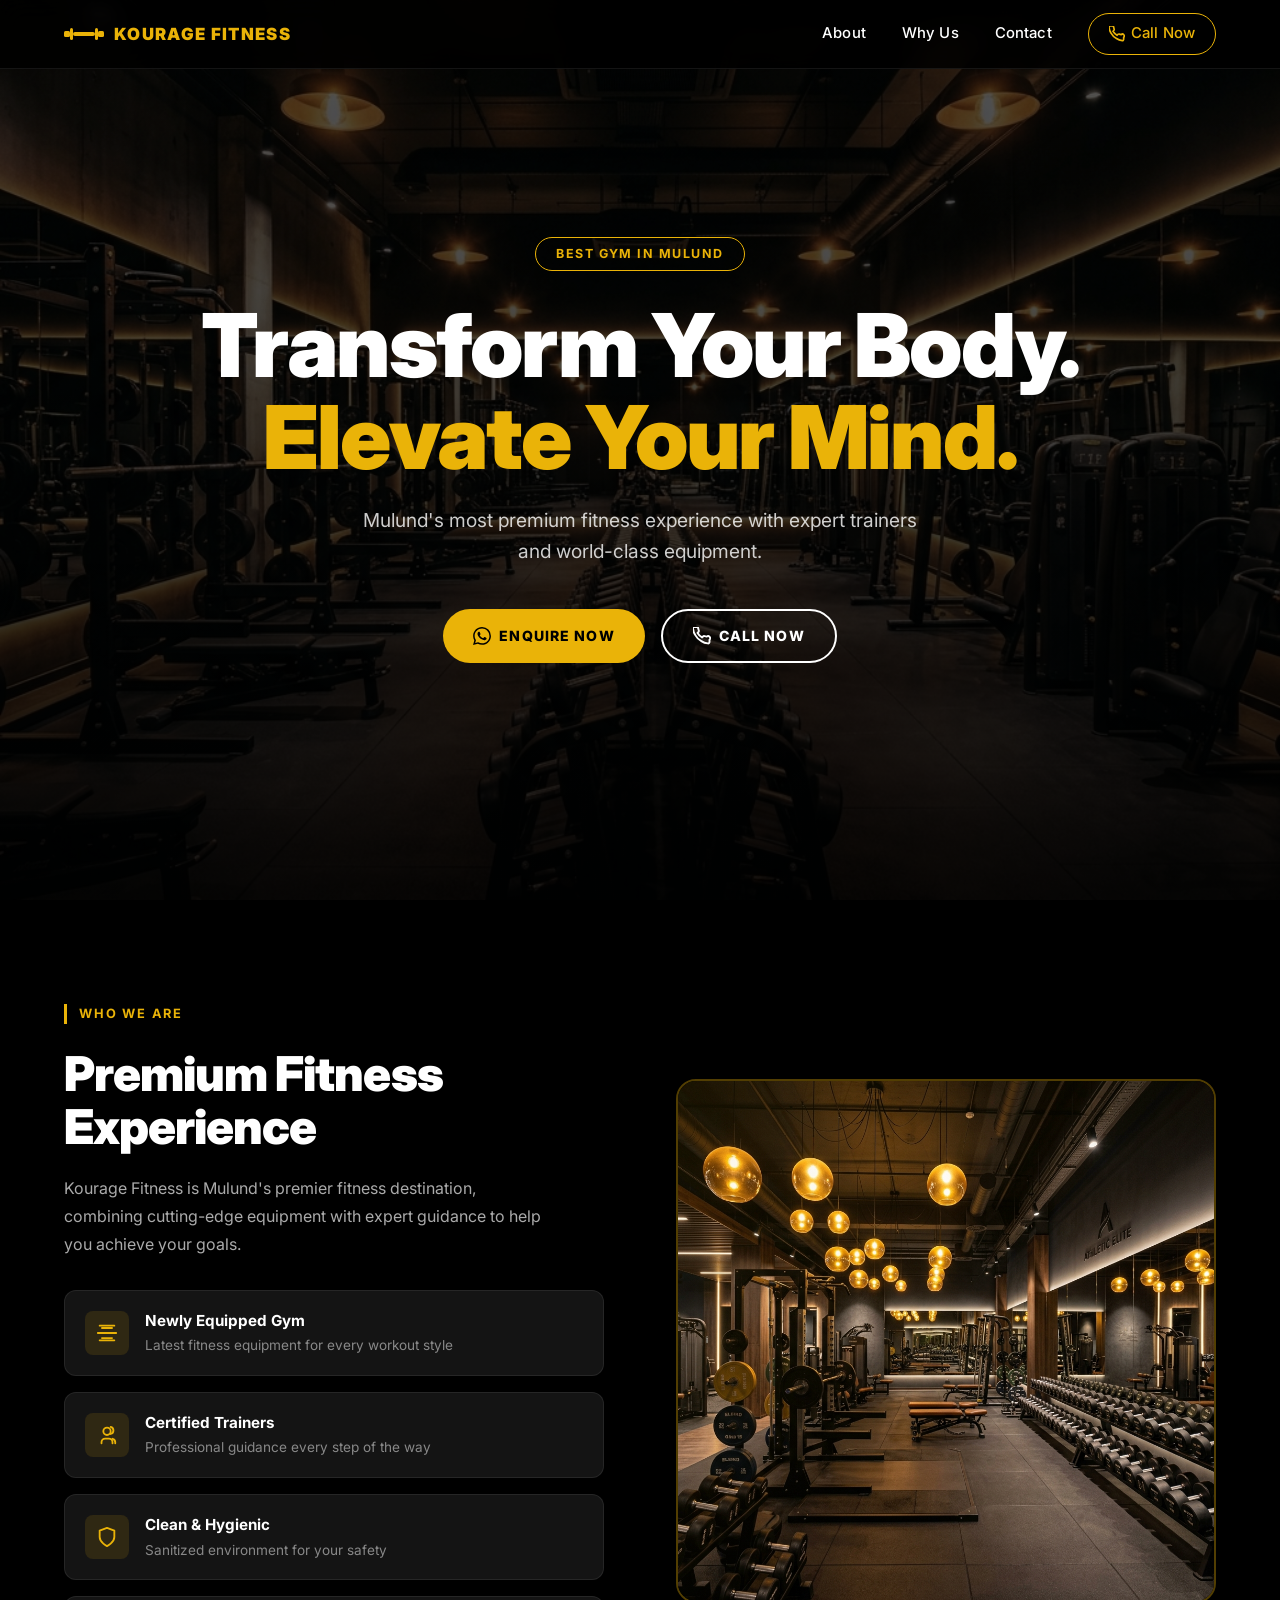
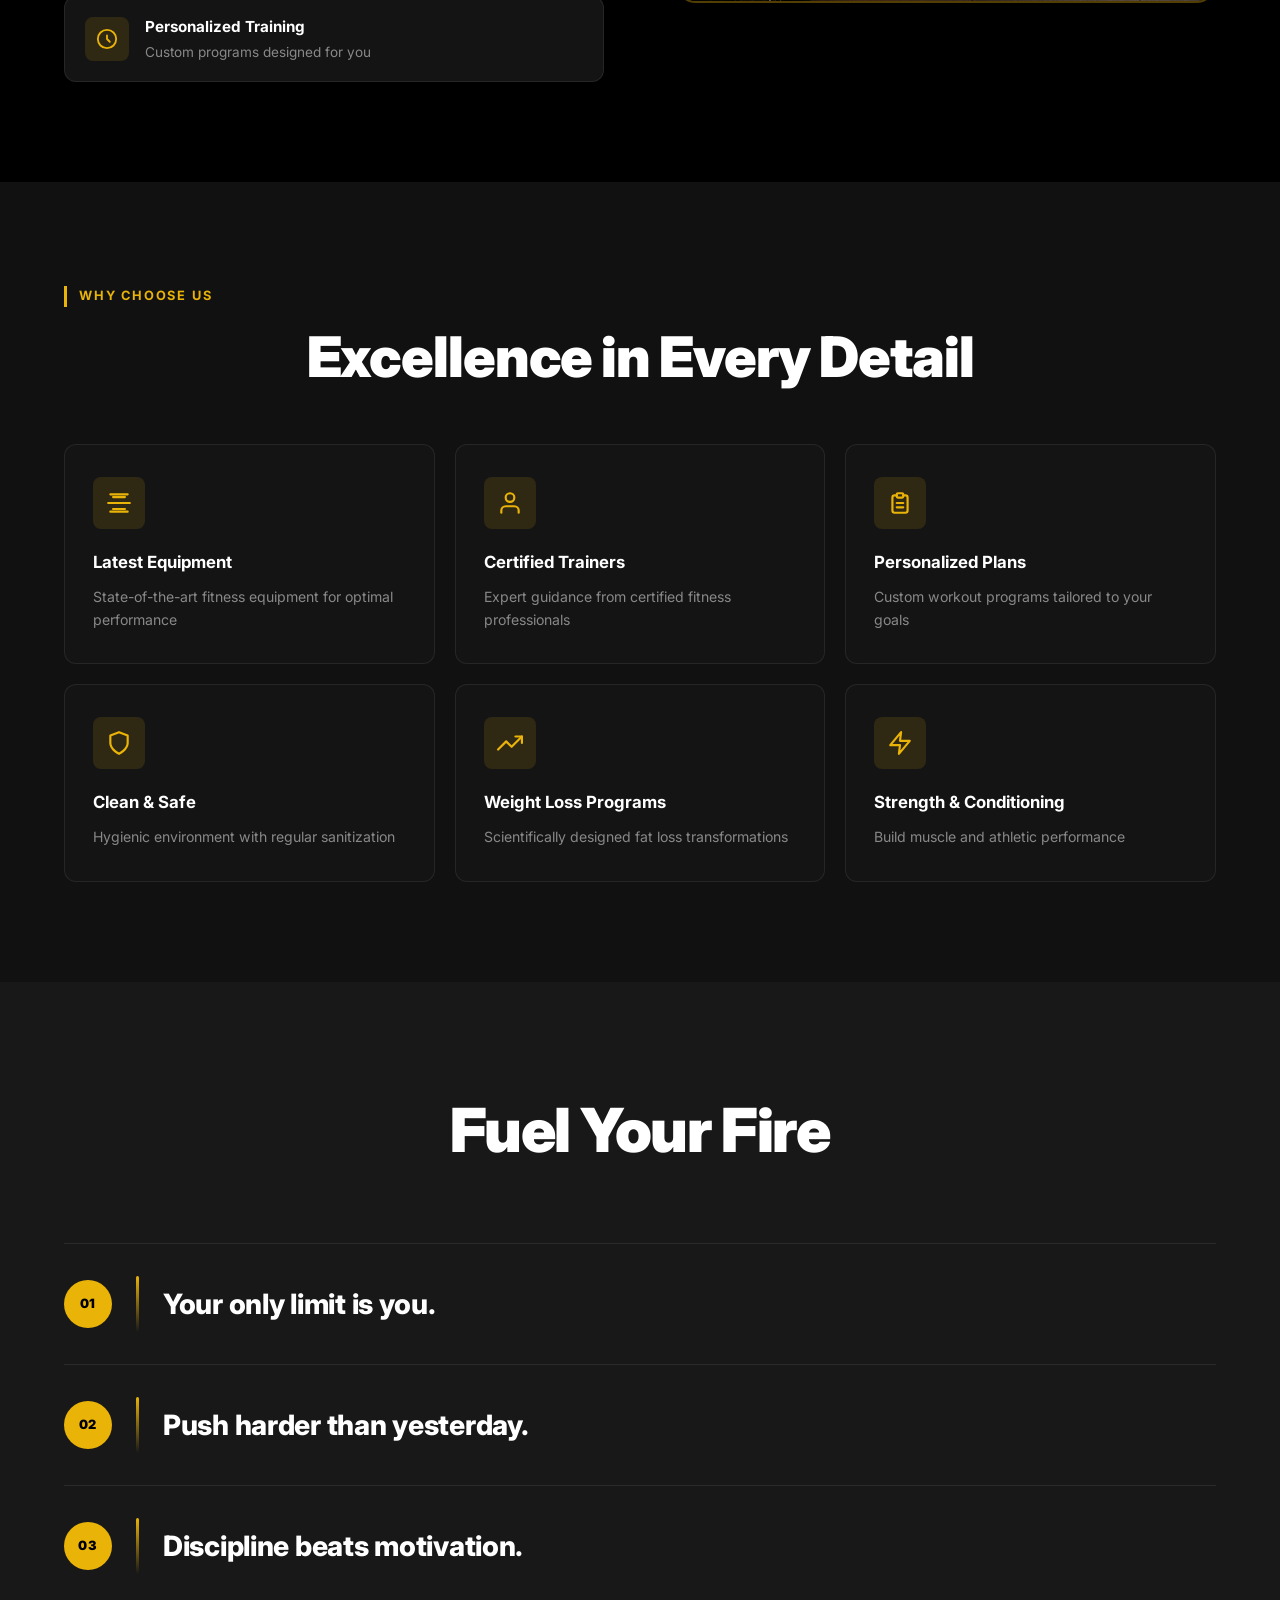
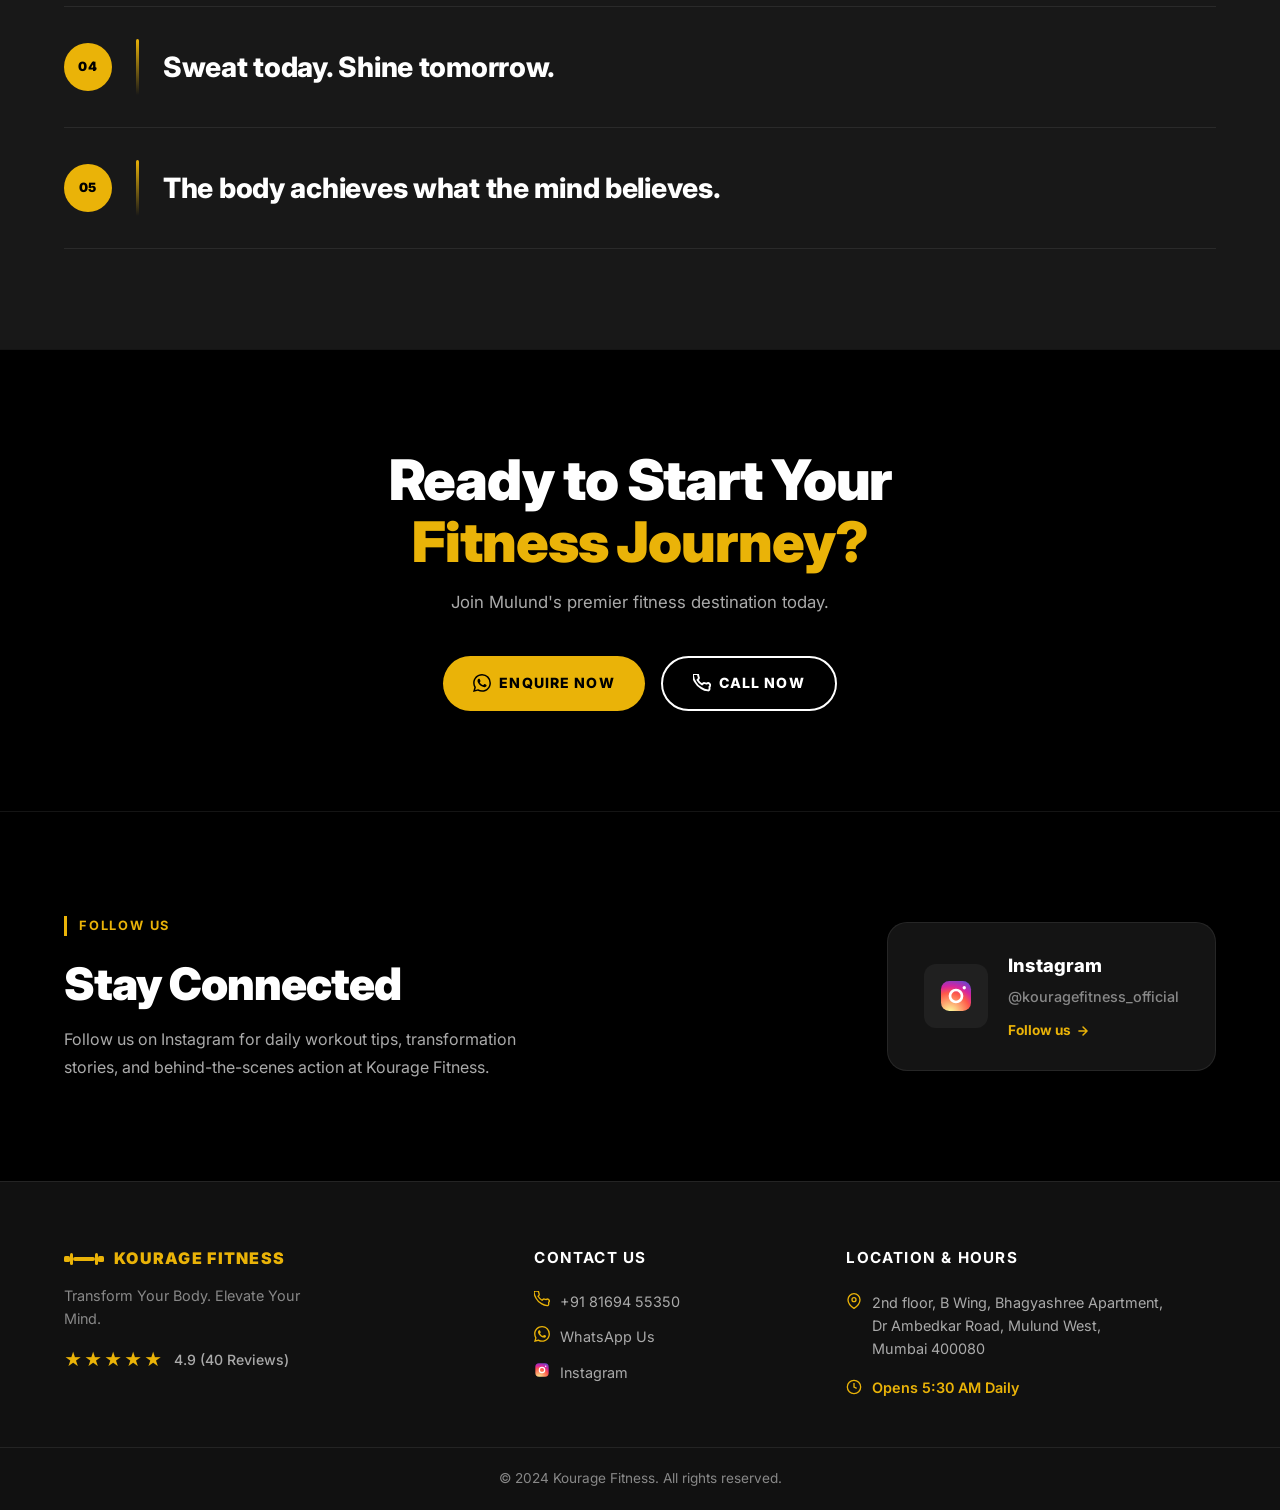
<file: index.html>
<!DOCTYPE html>
<html lang="en">
<head>
  <meta charset="UTF-8" />
  <meta name="viewport" content="width=device-width, initial-scale=1.0" />
  <title>Kourage Fitness – Best Gym in Mulund</title>
  <meta name="description" content="Kourage Fitness is Mulund's most premium fitness experience with expert trainers and world-class equipment. Transform your body. Elevate your mind." />
  <link rel="preconnect" href="https://fonts.googleapis.com" />
  <link rel="preconnect" href="https://fonts.gstatic.com" crossorigin />
  <link href="https://fonts.googleapis.com/css2?family=Inter:wght@400;500;600;700;900&family=Bebas+Neue&display=swap" rel="stylesheet" />
  <link rel="stylesheet" href="style.css" />
</head>
<body>

  <!-- ═══════════════════ NAVIGATION ═══════════════════ -->
  <header id="navbar">
    <div class="nav-container">
      <a href="#" class="logo" id="logo-link">
        <svg class="logo-icon" viewBox="0 0 40 20" fill="none" xmlns="http://www.w3.org/2000/svg" aria-hidden="true">
          <rect x="0" y="7" width="6" height="6" rx="1.5" fill="#EAB308"/>
          <rect x="6" y="4" width="3" height="12" rx="1.5" fill="#EAB308"/>
          <rect x="9" y="8" width="22" height="4" rx="2" fill="#EAB308"/>
          <rect x="31" y="4" width="3" height="12" rx="1.5" fill="#EAB308"/>
          <rect x="34" y="7" width="6" height="6" rx="1.5" fill="#EAB308"/>
        </svg>
        <span>KOURAGE FITNESS</span>
      </a>
      <nav class="nav-links" aria-label="Primary navigation">
        <a href="#about" id="nav-about">About</a>
        <a href="#why-us" id="nav-why-us">Why Us</a>
        <a href="#contact" id="nav-contact">Contact</a>
        <a href="tel:+918169455350" class="btn-call-nav" id="nav-call">
          <svg width="16" height="16" viewBox="0 0 24 24" fill="none" stroke="currentColor" stroke-width="2.5" aria-hidden="true"><path d="M22 16.92v3a2 2 0 01-2.18 2 19.79 19.79 0 01-8.63-3.07A19.5 19.5 0 013.07 10.8a19.79 19.79 0 01-3.07-8.67A2 2 0 012 0h3a2 2 0 012 1.72c.127.96.361 1.903.7 2.81a2 2 0 01-.45 2.11L6.09 7.91a16 16 0 006 6l1.27-1.27a2 2 0 012.11-.45c.907.339 1.85.573 2.81.7A2 2 0 0122 16.92z"/></svg>
          Call Now
        </a>
      </nav>
      <button class="hamburger" id="hamburger" aria-label="Open menu" aria-expanded="false">
        <span></span><span></span><span></span>
      </button>
    </div>
    <div class="mobile-nav" id="mobile-nav" aria-hidden="true">
      <a href="#about" id="mob-about">About</a>
      <a href="#why-us" id="mob-why-us">Why Us</a>
      <a href="#contact" id="mob-contact">Contact</a>
      <a href="tel:+918169455350" class="btn-call-nav" id="mob-call">Call Now</a>
    </div>
  </header>

  <!-- ═══════════════════ HERO ═══════════════════ -->
  <section class="hero" id="hero">
    <div class="hero-bg">
      <img src="gym_hero_background.png" alt="Premium gym interior" class="hero-img" />
      <div class="hero-overlay"></div>
    </div>
    <div class="hero-content">
      <div class="badge" id="hero-badge">BEST GYM IN MULUND</div>
      <h1 class="hero-title">
        Transform Your Body.<br />
        <span class="gold-text">Elevate Your Mind.</span>
      </h1>
      <p class="hero-sub">Mulund's most premium fitness experience with expert trainers<br class="br-desktop" /> and world-class equipment.</p>
      <div class="hero-ctas">
        <a href="https://wa.me/918169455350" class="btn-primary" id="hero-enquire" target="_blank" rel="noopener">
          <svg width="18" height="18" viewBox="0 0 24 24" fill="currentColor" aria-hidden="true"><path d="M17.472 14.382c-.297-.149-1.758-.867-2.03-.967-.273-.099-.471-.148-.67.15-.197.297-.767.966-.94 1.164-.173.199-.347.223-.644.075-.297-.15-1.255-.463-2.39-1.475-.883-.788-1.48-1.761-1.653-2.059-.173-.297-.018-.458.13-.606.134-.133.298-.347.446-.52.149-.174.198-.298.298-.497.099-.198.05-.371-.025-.52-.075-.149-.669-1.612-.916-2.207-.242-.579-.487-.5-.669-.51-.173-.008-.371-.01-.57-.01-.198 0-.52.074-.792.372-.272.297-1.04 1.016-1.04 2.479 0 1.462 1.065 2.875 1.213 3.074.149.198 2.096 3.2 5.077 4.487.709.306 1.262.489 1.694.625.712.227 1.36.195 1.871.118.571-.085 1.758-.719 2.006-1.413.248-.694.248-1.289.173-1.413-.074-.124-.272-.198-.57-.347m-5.421 7.403h-.004a9.87 9.87 0 01-5.031-1.378l-.361-.214-3.741.982.998-3.648-.235-.374a9.86 9.86 0 01-1.51-5.26c.001-5.45 4.436-9.884 9.888-9.884 2.64 0 5.122 1.03 6.988 2.898a9.825 9.825 0 012.893 6.994c-.003 5.45-4.437 9.884-9.885 9.884m8.413-18.297A11.815 11.815 0 0012.05 0C5.495 0 .16 5.335.157 11.892c0 2.096.547 4.142 1.588 5.945L.057 24l6.305-1.654a11.882 11.882 0 005.683 1.448h.005c6.554 0 11.89-5.335 11.893-11.893a11.821 11.821 0 00-3.48-8.413Z"/></svg>
          ENQUIRE NOW
        </a>
        <a href="tel:+918169455350" class="btn-outline" id="hero-call">
          <svg width="18" height="18" viewBox="0 0 24 24" fill="none" stroke="currentColor" stroke-width="2.5" aria-hidden="true"><path d="M22 16.92v3a2 2 0 01-2.18 2 19.79 19.79 0 01-8.63-3.07A19.5 19.5 0 013.07 10.8a19.79 19.79 0 01-3.07-8.67A2 2 0 012 0h3a2 2 0 012 1.72c.127.96.361 1.903.7 2.81a2 2 0 01-.45 2.11L6.09 7.91a16 16 0 006 6l1.27-1.27a2 2 0 012.11-.45c.907.339 1.85.573 2.81.7A2 2 0 0122 16.92z"/></svg>
          CALL NOW
        </a>
      </div>
    </div>
  </section>

  <!-- ═══════════════════ ABOUT ═══════════════════ -->
  <section class="about-section" id="about">
    <div class="container about-grid">
      <div class="about-text">
        <div class="section-label">WHO WE ARE</div>
        <h2 class="section-title">Premium Fitness<br />Experience</h2>
        <p class="about-desc">Kourage Fitness is Mulund's premier fitness destination, combining cutting-edge equipment with expert guidance to help you achieve your goals.</p>
        <div class="feature-list">
          <div class="feature-card">
            <div class="feature-icon">
              <svg width="22" height="22" viewBox="0 0 24 24" fill="none" stroke="#EAB308" stroke-width="2" stroke-linecap="round" stroke-linejoin="round" aria-hidden="true"><path d="M6.5 6.5h11M4 4h16M4 20h16M6.5 17.5h11M2 12h20"/></svg>
            </div>
            <div>
              <div class="feature-name">Newly Equipped Gym</div>
              <div class="feature-desc">Latest fitness equipment for every workout style</div>
            </div>
          </div>
          <div class="feature-card">
            <div class="feature-icon">
              <svg width="22" height="22" viewBox="0 0 24 24" fill="none" stroke="#EAB308" stroke-width="2" stroke-linecap="round" stroke-linejoin="round" aria-hidden="true"><circle cx="12" cy="8" r="4"/><path d="M16 3.13a4 4 0 010 7.75"/><path d="M6 21v-1a4 4 0 014-4h4a4 4 0 014 4v1"/><path d="M21 21v-1a4 4 0 00-3-3.87"/></svg>
            </div>
            <div>
              <div class="feature-name">Certified Trainers</div>
              <div class="feature-desc">Professional guidance every step of the way</div>
            </div>
          </div>
          <div class="feature-card">
            <div class="feature-icon">
              <svg width="22" height="22" viewBox="0 0 24 24" fill="none" stroke="#EAB308" stroke-width="2" stroke-linecap="round" stroke-linejoin="round" aria-hidden="true"><path d="M12 22s8-4 8-10V5l-8-3-8 3v7c0 6 8 10 8 10z"/></svg>
            </div>
            <div>
              <div class="feature-name">Clean &amp; Hygienic</div>
              <div class="feature-desc">Sanitized environment for your safety</div>
            </div>
          </div>
          <div class="feature-card">
            <div class="feature-icon">
              <svg width="22" height="22" viewBox="0 0 24 24" fill="none" stroke="#EAB308" stroke-width="2" stroke-linecap="round" stroke-linejoin="round" aria-hidden="true"><circle cx="12" cy="12" r="10"/><path d="M12 8v4l3 3"/></svg>
            </div>
            <div>
              <div class="feature-name">Personalized Training</div>
              <div class="feature-desc">Custom programs designed for you</div>
            </div>
          </div>
        </div>
      </div>
      <div class="about-image-wrap">
        <div class="about-img-border">
          <img src="gym_interior_about.png" alt="Kourage Fitness interior" class="about-img" loading="lazy" />
        </div>
      </div>
    </div>
  </section>

  <!-- ═══════════════════ WHY CHOOSE US (SERVICES) ═══════════════════ -->
  <section class="services-section" id="why-us">
    <div class="container">
      <div class="section-label-center">WHY CHOOSE US</div>
      <h2 class="section-title-center">Excellence in Every Detail</h2>
      <div class="services-grid">
        <div class="service-card">
          <div class="service-icon-wrap">
            <svg width="26" height="26" viewBox="0 0 24 24" fill="none" stroke="#EAB308" stroke-width="2" stroke-linecap="round" stroke-linejoin="round" aria-hidden="true"><path d="M6.5 6.5h11M4 4h16M4 20h16M6.5 17.5h11M2 12h20"/></svg>
          </div>
          <h3 class="service-title">Latest Equipment</h3>
          <p class="service-desc">State-of-the-art fitness equipment for optimal performance</p>
        </div>
        <div class="service-card">
          <div class="service-icon-wrap">
            <svg width="26" height="26" viewBox="0 0 24 24" fill="none" stroke="#EAB308" stroke-width="2" stroke-linecap="round" stroke-linejoin="round" aria-hidden="true"><path d="M20 21v-2a4 4 0 00-4-4H8a4 4 0 00-4 4v2"/><circle cx="12" cy="7" r="4"/></svg>
          </div>
          <h3 class="service-title">Certified Trainers</h3>
          <p class="service-desc">Expert guidance from certified fitness professionals</p>
        </div>
        <div class="service-card">
          <div class="service-icon-wrap">
            <svg width="26" height="26" viewBox="0 0 24 24" fill="none" stroke="#EAB308" stroke-width="2" stroke-linecap="round" stroke-linejoin="round" aria-hidden="true"><path d="M9 5H7a2 2 0 00-2 2v12a2 2 0 002 2h10a2 2 0 002-2V7a2 2 0 00-2-2h-2"/><rect x="9" y="3" width="6" height="4" rx="1"/><path d="M9 12h6M9 16h6"/></svg>
          </div>
          <h3 class="service-title">Personalized Plans</h3>
          <p class="service-desc">Custom workout programs tailored to your goals</p>
        </div>
        <div class="service-card">
          <div class="service-icon-wrap">
            <svg width="26" height="26" viewBox="0 0 24 24" fill="none" stroke="#EAB308" stroke-width="2" stroke-linecap="round" stroke-linejoin="round" aria-hidden="true"><path d="M12 22s8-4 8-10V5l-8-3-8 3v7c0 6 8 10 8 10z"/></svg>
          </div>
          <h3 class="service-title">Clean &amp; Safe</h3>
          <p class="service-desc">Hygienic environment with regular sanitization</p>
        </div>
        <div class="service-card">
          <div class="service-icon-wrap">
            <svg width="26" height="26" viewBox="0 0 24 24" fill="none" stroke="#EAB308" stroke-width="2" stroke-linecap="round" stroke-linejoin="round" aria-hidden="true"><polyline points="23 6 13.5 15.5 8.5 10.5 1 18"/><polyline points="17 6 23 6 23 12"/></svg>
          </div>
          <h3 class="service-title">Weight Loss Programs</h3>
          <p class="service-desc">Scientifically designed fat loss transformations</p>
        </div>
        <div class="service-card">
          <div class="service-icon-wrap">
            <svg width="26" height="26" viewBox="0 0 24 24" fill="none" stroke="#EAB308" stroke-width="2" stroke-linecap="round" stroke-linejoin="round" aria-hidden="true"><polygon points="13 2 3 14 12 14 11 22 21 10 12 10 13 2"/></svg>
          </div>
          <h3 class="service-title">Strength &amp; Conditioning</h3>
          <p class="service-desc">Build muscle and athletic performance</p>
        </div>
      </div>
    </div>
  </section>

  <!-- ═══════════════════ FUEL YOUR FIRE ═══════════════════ -->
  <section class="fire-section" id="fire">
    <div class="container">
      <h2 class="fire-title">Fuel Your Fire</h2>
      <div class="quotes-list">
        <div class="quote-item">
          <div class="quote-num">01</div>
          <div class="quote-line"></div>
          <div class="quote-text">Your only limit is you.</div>
        </div>
        <div class="quote-item">
          <div class="quote-num">02</div>
          <div class="quote-line"></div>
          <div class="quote-text">Push harder than yesterday.</div>
        </div>
        <div class="quote-item">
          <div class="quote-num">03</div>
          <div class="quote-line"></div>
          <div class="quote-text">Discipline beats motivation.</div>
        </div>
        <div class="quote-item">
          <div class="quote-num">04</div>
          <div class="quote-line"></div>
          <div class="quote-text">Sweat today. Shine tomorrow.</div>
        </div>
        <div class="quote-item">
          <div class="quote-num">05</div>
          <div class="quote-line"></div>
          <div class="quote-text">The body achieves what the mind believes.</div>
        </div>
      </div>
    </div>
  </section>

  <!-- ═══════════════════ FINAL CTA ═══════════════════ -->
  <section class="cta-section" id="contact">
    <div class="container cta-content">
      <h2 class="cta-title">Ready to Start Your<br /><span class="gold-text">Fitness Journey?</span></h2>
      <p class="cta-sub">Join Mulund's premier fitness destination today.</p>
      <div class="cta-buttons">
        <a href="https://wa.me/918169455350" class="btn-primary" id="cta-enquire" target="_blank" rel="noopener">
          <svg width="18" height="18" viewBox="0 0 24 24" fill="currentColor" aria-hidden="true"><path d="M17.472 14.382c-.297-.149-1.758-.867-2.03-.967-.273-.099-.471-.148-.67.15-.197.297-.767.966-.94 1.164-.173.199-.347.223-.644.075-.297-.15-1.255-.463-2.39-1.475-.883-.788-1.48-1.761-1.653-2.059-.173-.297-.018-.458.13-.606.134-.133.298-.347.446-.52.149-.174.198-.298.298-.497.099-.198.05-.371-.025-.52-.075-.149-.669-1.612-.916-2.207-.242-.579-.487-.5-.669-.51-.173-.008-.371-.01-.57-.01-.198 0-.52.074-.792.372-.272.297-1.04 1.016-1.04 2.479 0 1.462 1.065 2.875 1.213 3.074.149.198 2.096 3.2 5.077 4.487.709.306 1.262.489 1.694.625.712.227 1.36.195 1.871.118.571-.085 1.758-.719 2.006-1.413.248-.694.248-1.289.173-1.413-.074-.124-.272-.198-.57-.347m-5.421 7.403h-.004a9.87 9.87 0 01-5.031-1.378l-.361-.214-3.741.982.998-3.648-.235-.374a9.86 9.86 0 01-1.51-5.26c.001-5.45 4.436-9.884 9.888-9.884 2.64 0 5.122 1.03 6.988 2.898a9.825 9.825 0 012.893 6.994c-.003 5.45-4.437 9.884-9.885 9.884m8.413-18.297A11.815 11.815 0 0012.05 0C5.495 0 .16 5.335.157 11.892c0 2.096.547 4.142 1.588 5.945L.057 24l6.305-1.654a11.882 11.882 0 005.683 1.448h.005c6.554 0 11.89-5.335 11.893-11.893a11.821 11.821 0 00-3.48-8.413Z"/></svg>
          ENQUIRE NOW
        </a>
        <a href="tel:+918169455350" class="btn-outline" id="cta-call">
          <svg width="18" height="18" viewBox="0 0 24 24" fill="none" stroke="currentColor" stroke-width="2.5" aria-hidden="true"><path d="M22 16.92v3a2 2 0 01-2.18 2 19.79 19.79 0 01-8.63-3.07A19.5 19.5 0 013.07 10.8a19.79 19.79 0 01-3.07-8.67A2 2 0 012 0h3a2 2 0 012 1.72c.127.96.361 1.903.7 2.81a2 2 0 01-.45 2.11L6.09 7.91a16 16 0 006 6l1.27-1.27a2 2 0 012.11-.45c.907.339 1.85.573 2.81.7A2 2 0 0122 16.92z"/></svg>
          CALL NOW
        </a>
      </div>
    </div>
  </section>

  <!-- ═══════════════════ SOCIAL MEDIA ═══════════════════ -->
  <section class="social-section" id="social">
    <div class="container">
      <div class="social-inner">
        <div class="social-text">
          <div class="section-label">FOLLOW US</div>
          <h2 class="social-title">Stay Connected</h2>
          <p class="social-desc">Follow us on Instagram for daily workout tips, transformation stories, and behind-the-scenes action at Kourage Fitness.</p>
        </div>
        <div class="social-cards">
          <a
            href="https://www.instagram.com/kouragefitness_official/"
            id="instagram-link"
            class="social-card insta-card"
            target="_blank"
            rel="noopener noreferrer"
            aria-label="Follow Kourage Fitness on Instagram"
          >
            <div class="social-card-icon">
              <!-- Instagram official gradient logo SVG -->
              <svg width="40" height="40" viewBox="0 0 24 24" fill="none" xmlns="http://www.w3.org/2000/svg" aria-hidden="true">
                <defs>
                  <radialGradient id="insta-grad" cx="30%" cy="107%" r="150%">
                    <stop offset="0%" stop-color="#fdf497"/>
                    <stop offset="5%" stop-color="#fdf497"/>
                    <stop offset="45%" stop-color="#fd5949"/>
                    <stop offset="60%" stop-color="#d6249f"/>
                    <stop offset="90%" stop-color="#285AEB"/>
                  </radialGradient>
                </defs>
                <rect x="2" y="2" width="20" height="20" rx="5.5" ry="5.5" fill="url(#insta-grad)"/>
                <circle cx="12" cy="12" r="4" fill="none" stroke="white" stroke-width="1.8"/>
                <circle cx="17.5" cy="6.5" r="1.1" fill="white"/>
              </svg>
            </div>
            <div class="social-card-body">
              <div class="social-card-name">Instagram</div>
              <div class="social-card-handle">@kouragefitness_official</div>
              <div class="social-card-cta">
                Follow us
                <svg width="14" height="14" viewBox="0 0 24 24" fill="none" stroke="currentColor" stroke-width="2.5" stroke-linecap="round" stroke-linejoin="round" aria-hidden="true"><path d="M5 12h14M12 5l7 7-7 7"/></svg>
              </div>
            </div>
            <div class="insta-shimmer"></div>
          </a>
        </div>
      </div>
    </div>
  </section>

  <!-- ═══════════════════ FOOTER ═══════════════════ -->
  <footer class="footer" id="footer">
    <div class="container footer-grid">
      <div class="footer-brand">
        <a href="#" class="logo footer-logo">
          <svg class="logo-icon" viewBox="0 0 40 20" fill="none" xmlns="http://www.w3.org/2000/svg" aria-hidden="true">
            <rect x="0" y="7" width="6" height="6" rx="1.5" fill="#EAB308"/>
            <rect x="6" y="4" width="3" height="12" rx="1.5" fill="#EAB308"/>
            <rect x="9" y="8" width="22" height="4" rx="2" fill="#EAB308"/>
            <rect x="31" y="4" width="3" height="12" rx="1.5" fill="#EAB308"/>
            <rect x="34" y="7" width="6" height="6" rx="1.5" fill="#EAB308"/>
          </svg>
          <span>KOURAGE FITNESS</span>
        </a>
        <p class="footer-tagline">Transform Your Body. Elevate Your Mind.</p>
        <div class="rating-row">
          <div class="stars" aria-label="4.9 stars">
            ★★★★★
          </div>
          <span class="rating-text">4.9 (40 Reviews)</span>
        </div>
      </div>
      <div class="footer-contact">
        <h4 class="footer-heading">Contact Us</h4>
        <a href="tel:+918169455350" class="footer-link" id="footer-phone">
          <svg width="16" height="16" viewBox="0 0 24 24" fill="none" stroke="#EAB308" stroke-width="2" aria-hidden="true"><path d="M22 16.92v3a2 2 0 01-2.18 2 19.79 19.79 0 01-8.63-3.07A19.5 19.5 0 013.07 10.8a19.79 19.79 0 01-3.07-8.67A2 2 0 012 0h3a2 2 0 012 1.72c.127.96.361 1.903.7 2.81a2 2 0 01-.45 2.11L6.09 7.91a16 16 0 006 6l1.27-1.27a2 2 0 012.11-.45c.907.339 1.85.573 2.81.7A2 2 0 0122 16.92z"/></svg>
          +91 81694 55350
        </a>
        <a href="https://wa.me/918169455350" class="footer-link" id="footer-whatsapp" target="_blank" rel="noopener">
          <svg width="16" height="16" viewBox="0 0 24 24" fill="#EAB308" aria-hidden="true"><path d="M17.472 14.382c-.297-.149-1.758-.867-2.03-.967-.273-.099-.471-.148-.67.15-.197.297-.767.966-.94 1.164-.173.199-.347.223-.644.075-.297-.15-1.255-.463-2.39-1.475-.883-.788-1.48-1.761-1.653-2.059-.173-.297-.018-.458.13-.606.134-.133.298-.347.446-.52.149-.174.198-.298.298-.497.099-.198.05-.371-.025-.52-.075-.149-.669-1.612-.916-2.207-.242-.579-.487-.5-.669-.51-.173-.008-.371-.01-.57-.01-.198 0-.52.074-.792.372-.272.297-1.04 1.016-1.04 2.479 0 1.462 1.065 2.875 1.213 3.074.149.198 2.096 3.2 5.077 4.487.709.306 1.262.489 1.694.625.712.227 1.36.195 1.871.118.571-.085 1.758-.719 2.006-1.413.248-.694.248-1.289.173-1.413-.074-.124-.272-.198-.57-.347m-5.421 7.403h-.004a9.87 9.87 0 01-5.031-1.378l-.361-.214-3.741.982.998-3.648-.235-.374a9.86 9.86 0 01-1.51-5.26c.001-5.45 4.436-9.884 9.888-9.884 2.64 0 5.122 1.03 6.988 2.898a9.825 9.825 0 012.893 6.994c-.003 5.45-4.437 9.884-9.885 9.884m8.413-18.297A11.815 11.815 0 0012.05 0C5.495 0 .16 5.335.157 11.892c0 2.096.547 4.142 1.588 5.945L.057 24l6.305-1.654a11.882 11.882 0 005.683 1.448h.005c6.554 0 11.89-5.335 11.893-11.893a11.821 11.821 0 00-3.48-8.413Z"/></svg>
          WhatsApp Us
        </a>
        <a href="https://www.instagram.com/kouragefitness_official/" class="footer-link" id="footer-instagram" target="_blank" rel="noopener noreferrer">
          <svg width="16" height="16" viewBox="0 0 24 24" fill="none" xmlns="http://www.w3.org/2000/svg" aria-hidden="true">
            <defs><radialGradient id="ig-foot" cx="30%" cy="107%" r="150%"><stop offset="0%" stop-color="#fdf497"/><stop offset="45%" stop-color="#fd5949"/><stop offset="60%" stop-color="#d6249f"/><stop offset="90%" stop-color="#285AEB"/></radialGradient></defs>
            <rect x="2" y="2" width="20" height="20" rx="5.5" fill="url(#ig-foot)"/>
            <circle cx="12" cy="12" r="4" fill="none" stroke="white" stroke-width="1.8"/>
            <circle cx="17.5" cy="6.5" r="1.1" fill="white"/>
          </svg>
          Instagram
        </a>
      </div>
      <div class="footer-location">
        <h4 class="footer-heading">Location &amp; Hours</h4>
        <p class="footer-addr">
          <svg width="16" height="16" viewBox="0 0 24 24" fill="none" stroke="#EAB308" stroke-width="2" aria-hidden="true"><path d="M21 10c0 7-9 13-9 13s-9-6-9-13a9 9 0 0118 0z"/><circle cx="12" cy="10" r="3"/></svg>
          2nd floor, B Wing, Bhagyashree Apartment,<br />Dr Ambedkar Road, Mulund West,<br />Mumbai 400080
        </p>
        <p class="footer-hours">
          <svg width="16" height="16" viewBox="0 0 24 24" fill="none" stroke="#EAB308" stroke-width="2" aria-hidden="true"><circle cx="12" cy="12" r="10"/><path d="M12 6v6l4 2"/></svg>
          Opens 5:30 AM Daily
        </p>
      </div>
    </div>
    <div class="footer-bottom">
      <p>© 2024 Kourage Fitness. All rights reserved.</p>
    </div>
  </footer>

  <script src="main.js"></script>
</body>
</html>
</file>
<file: style.css>
/* =============================================
   KOURAGE FITNESS – style.css
   ============================================= */

/* ----------- RESET & BASE ----------- */
*, *::before, *::after {
  box-sizing: border-box;
  margin: 0;
  padding: 0;
}

:root {
  --gold: #EAB308;
  --gold-dark: #CA9A06;
  --gold-light: #FCD34D;
  --black: #000000;
  --dark: #0a0a0a;
  --dark-2: #111111;
  --dark-3: #181818;
  --dark-card: #141414;
  --dark-card-hover: #1c1c1c;
  --white: #FFFFFF;
  --grey: #888888;
  --grey-light: #aaaaaa;
  --border: rgba(255,255,255,0.08);
  --gold-border: rgba(234,179,8,0.35);
  --radius: 12px;
  --radius-sm: 8px;
  --radius-lg: 20px;
  --transition: 0.28s cubic-bezier(0.4,0,0.2,1);
  --shadow-gold: 0 0 24px rgba(234,179,8,0.18);
}

html {
  scroll-behavior: smooth;
  font-size: 16px;
}

body {
  font-family: 'Inter', -apple-system, BlinkMacSystemFont, sans-serif;
  background: var(--black);
  color: var(--white);
  line-height: 1.6;
  -webkit-font-smoothing: antialiased;
  overflow-x: hidden;
}

.container {
  max-width: 1200px;
  margin: 0 auto;
  padding: 0 24px;
}

.gold-text { color: var(--gold); }

/* ----------- NAVIGATION ----------- */
#navbar {
  position: fixed;
  top: 0;
  left: 0;
  right: 0;
  z-index: 999;
  background: rgba(0,0,0,0.85);
  backdrop-filter: blur(12px);
  -webkit-backdrop-filter: blur(12px);
  border-bottom: 1px solid var(--border);
  transition: background var(--transition), box-shadow var(--transition);
}

#navbar.scrolled {
  background: rgba(0,0,0,0.97);
  box-shadow: 0 4px 32px rgba(0,0,0,0.6);
}

.nav-container {
  display: flex;
  align-items: center;
  justify-content: space-between;
  max-width: 1200px;
  margin: 0 auto;
  padding: 0 24px;
  height: 68px;
}

.logo {
  display: flex;
  align-items: center;
  gap: 10px;
  text-decoration: none;
  color: var(--gold);
  font-family: 'Inter', sans-serif;
  font-weight: 900;
  font-size: 1.05rem;
  letter-spacing: 0.08em;
  transition: opacity var(--transition);
}

.logo:hover { opacity: 0.85; }

.logo-icon {
  width: 40px;
  height: 20px;
  flex-shrink: 0;
}

.nav-links {
  display: flex;
  align-items: center;
  gap: 36px;
}

.nav-links a {
  text-decoration: none;
  color: var(--white);
  font-size: 0.93rem;
  font-weight: 500;
  letter-spacing: 0.01em;
  transition: color var(--transition);
}

.nav-links a:hover { color: var(--gold); }

.btn-call-nav {
  display: flex;
  align-items: center;
  gap: 6px;
  padding: 8px 20px;
  border: 1.5px solid var(--gold);
  border-radius: 100px;
  color: var(--gold) !important;
  font-size: 0.9rem;
  font-weight: 600;
  transition: background var(--transition), color var(--transition), box-shadow var(--transition);
  text-decoration: none;
}

.btn-call-nav:hover {
  background: var(--gold);
  color: var(--black) !important;
  box-shadow: var(--shadow-gold);
}

.hamburger {
  display: none;
  flex-direction: column;
  gap: 5px;
  background: none;
  border: none;
  cursor: pointer;
  padding: 4px;
}

.hamburger span {
  display: block;
  width: 24px;
  height: 2px;
  background: var(--white);
  border-radius: 2px;
  transition: transform var(--transition), opacity var(--transition);
}

.hamburger.open span:nth-child(1) { transform: translateY(7px) rotate(45deg); }
.hamburger.open span:nth-child(2) { opacity: 0; }
.hamburger.open span:nth-child(3) { transform: translateY(-7px) rotate(-45deg); }

.mobile-nav {
  display: none;
  flex-direction: column;
  padding: 16px 24px 20px;
  gap: 4px;
  border-top: 1px solid var(--border);
  background: rgba(0,0,0,0.97);
}

.mobile-nav a {
  text-decoration: none;
  color: var(--white);
  font-size: 1rem;
  font-weight: 500;
  padding: 10px 0;
  border-bottom: 1px solid var(--border);
  transition: color var(--transition);
}

.mobile-nav a:last-child { border-bottom: none; }
.mobile-nav a:hover { color: var(--gold); }

/* ----------- HERO ----------- */
.hero {
  position: relative;
  min-height: 100vh;
  display: flex;
  align-items: center;
  justify-content: center;
  text-align: center;
  overflow: hidden;
}

.hero-bg {
  position: absolute;
  inset: 0;
  z-index: 0;
}

.hero-img {
  width: 100%;
  height: 100%;
  object-fit: cover;
  object-position: center;
  filter: brightness(0.45) saturate(0.8);
}

.hero-overlay {
  position: absolute;
  inset: 0;
  background: linear-gradient(
    to bottom,
    rgba(0,0,0,0.25) 0%,
    rgba(0,0,0,0.35) 40%,
    rgba(0,0,0,0.75) 100%
  );
}

.hero-content {
  position: relative;
  z-index: 1;
  display: flex;
  flex-direction: column;
  align-items: center;
  padding: 0 24px;
  animation: fadeUp 0.9s ease both;
}

@keyframes fadeUp {
  from { opacity: 0; transform: translateY(30px); }
  to { opacity: 1; transform: translateY(0); }
}

.badge {
  display: inline-flex;
  align-items: center;
  gap: 6px;
  border: 1.5px solid var(--gold);
  border-radius: 100px;
  padding: 6px 20px;
  font-size: 0.78rem;
  font-weight: 700;
  letter-spacing: 0.12em;
  color: var(--gold);
  margin-bottom: 28px;
  animation: fadeUp 0.9s 0.15s ease both;
}

.hero-title {
  font-family: 'Inter', sans-serif;
  font-size: clamp(2.8rem, 7vw, 5.5rem);
  font-weight: 900;
  line-height: 1.05;
  margin-bottom: 22px;
  letter-spacing: -0.02em;
  animation: fadeUp 0.9s 0.25s ease both;
}

.hero-sub {
  font-size: clamp(1rem, 2vw, 1.2rem);
  color: rgba(255,255,255,0.8);
  max-width: 560px;
  margin-bottom: 42px;
  animation: fadeUp 0.9s 0.35s ease both;
  font-weight: 400;
}

.br-desktop { display: inline; }

.hero-ctas {
  display: flex;
  gap: 16px;
  flex-wrap: wrap;
  justify-content: center;
  animation: fadeUp 0.9s 0.45s ease both;
}

/* ----------- BUTTONS ----------- */
.btn-primary {
  display: inline-flex;
  align-items: center;
  gap: 8px;
  padding: 14px 30px;
  background: var(--gold);
  color: var(--black);
  text-decoration: none;
  font-size: 0.88rem;
  font-weight: 800;
  letter-spacing: 0.08em;
  border-radius: 100px;
  border: none;
  cursor: pointer;
  transition: background var(--transition), transform var(--transition), box-shadow var(--transition);
}

.btn-primary:hover {
  background: var(--gold-light);
  transform: translateY(-2px);
  box-shadow: 0 8px 28px rgba(234,179,8,0.4);
}

.btn-outline {
  display: inline-flex;
  align-items: center;
  gap: 8px;
  padding: 14px 30px;
  background: transparent;
  color: var(--white);
  text-decoration: none;
  font-size: 0.88rem;
  font-weight: 800;
  letter-spacing: 0.08em;
  border-radius: 100px;
  border: 2px solid var(--white);
  cursor: pointer;
  transition: border-color var(--transition), color var(--transition), background var(--transition), transform var(--transition);
}

.btn-outline:hover {
  border-color: var(--gold);
  color: var(--gold);
  transform: translateY(-2px);
}

/* ----------- ABOUT SECTION ----------- */
.about-section {
  background: var(--black);
  padding: 100px 0;
}

.about-grid {
  display: grid;
  grid-template-columns: 1fr 1fr;
  gap: 72px;
  align-items: center;
}

.section-label {
  display: inline-block;
  color: var(--gold);
  font-size: 0.8rem;
  font-weight: 700;
  letter-spacing: 0.14em;
  text-transform: uppercase;
  border-left: 3px solid var(--gold);
  padding-left: 12px;
  margin-bottom: 24px;
}

.section-title {
  font-size: clamp(2rem, 4vw, 3rem);
  font-weight: 900;
  line-height: 1.1;
  margin-bottom: 20px;
  letter-spacing: -0.02em;
}

.about-desc {
  color: var(--grey-light);
  font-size: 1rem;
  line-height: 1.75;
  margin-bottom: 32px;
  max-width: 480px;
}

.feature-list {
  display: flex;
  flex-direction: column;
  gap: 16px;
}

.feature-card {
  display: flex;
  align-items: center;
  gap: 16px;
  background: var(--dark-card);
  border: 1px solid var(--border);
  border-radius: var(--radius);
  padding: 18px 20px;
  transition: border-color var(--transition), background var(--transition);
}

.feature-card:hover {
  border-color: var(--gold-border);
  background: var(--dark-card-hover);
}

.feature-icon {
  width: 44px;
  height: 44px;
  display: flex;
  align-items: center;
  justify-content: center;
  background: rgba(234,179,8,0.12);
  border-radius: var(--radius-sm);
  flex-shrink: 0;
}

.feature-name {
  font-weight: 700;
  font-size: 0.95rem;
  color: var(--white);
  margin-bottom: 2px;
}

.feature-desc {
  font-size: 0.85rem;
  color: var(--grey);
}

.about-image-wrap {
  position: relative;
}

.about-img-border {
  border: 2px solid var(--gold-border);
  border-radius: var(--radius-lg);
  overflow: hidden;
  position: relative;
}

.about-img-border::before {
  content: '';
  position: absolute;
  inset: 0;
  background: linear-gradient(135deg, rgba(234,179,8,0.08) 0%, transparent 60%);
  z-index: 1;
  pointer-events: none;
}

.about-img {
  width: 100%;
  height: 520px;
  object-fit: cover;
  display: block;
  transition: transform 0.6s ease;
}

.about-img-border:hover .about-img {
  transform: scale(1.03);
}

/* ----------- SERVICES SECTION ----------- */
.services-section {
  background: var(--dark-2);
  padding: 100px 0;
}

.section-label-center {
  display: inline-block;
  color: var(--gold);
  font-size: 0.8rem;
  font-weight: 700;
  letter-spacing: 0.14em;
  text-transform: uppercase;
  border-left: 3px solid var(--gold);
  padding-left: 12px;
  margin-bottom: 20px;
}

.section-title-center {
  font-size: clamp(2rem, 5vw, 3.5rem);
  font-weight: 900;
  line-height: 1.1;
  margin-bottom: 56px;
  letter-spacing: -0.02em;
  text-align: center;
}

.services-grid {
  display: grid;
  grid-template-columns: repeat(3, 1fr);
  gap: 20px;
}

.service-card {
  background: var(--dark-card);
  border: 1px solid var(--border);
  border-radius: var(--radius);
  padding: 32px 28px;
  transition: border-color var(--transition), background var(--transition), transform var(--transition);
}

.service-card:hover {
  border-color: var(--gold-border);
  background: var(--dark-card-hover);
  transform: translateY(-4px);
}

.service-icon-wrap {
  width: 52px;
  height: 52px;
  display: flex;
  align-items: center;
  justify-content: center;
  background: rgba(234,179,8,0.12);
  border-radius: var(--radius-sm);
  margin-bottom: 20px;
}

.service-title {
  font-size: 1.05rem;
  font-weight: 700;
  color: var(--white);
  margin-bottom: 10px;
}

.service-desc {
  font-size: 0.88rem;
  color: var(--grey);
  line-height: 1.6;
}

/* ----------- FUEL YOUR FIRE ----------- */
.fire-section {
  background: var(--dark-3);
  padding: 100px 0;
}

.fire-title {
  font-size: clamp(2.2rem, 5vw, 3.8rem);
  font-weight: 900;
  text-align: center;
  margin-bottom: 64px;
  letter-spacing: -0.02em;
}

.quotes-list {
  display: flex;
  flex-direction: column;
  gap: 0;
}

.quote-item {
  display: flex;
  align-items: center;
  gap: 24px;
  padding: 32px 0;
  border-bottom: 1px solid var(--border);
  transition: background var(--transition);
  cursor: default;
  animation: slideIn 0.5s ease both;
}

.quote-item:first-child { border-top: 1px solid var(--border); }

.quote-item:hover .quote-text {
  color: var(--gold);
}

.quote-num {
  width: 48px;
  height: 48px;
  border-radius: 50%;
  background: var(--gold);
  color: var(--black);
  font-size: 0.8rem;
  font-weight: 900;
  display: flex;
  align-items: center;
  justify-content: center;
  flex-shrink: 0;
  letter-spacing: 0.05em;
}

.quote-line {
  width: 3px;
  height: 56px;
  background: linear-gradient(to bottom, var(--gold), transparent);
  flex-shrink: 0;
  border-radius: 2px;
}

.quote-text {
  font-size: clamp(1.2rem, 3vw, 1.75rem);
  font-weight: 800;
  letter-spacing: -0.01em;
  transition: color var(--transition);
}

/* ----------- FINAL CTA ----------- */
.cta-section {
  background: var(--black);
  padding: 100px 0;
  border-top: 1px solid var(--border);
}

.cta-content {
  text-align: center;
}

.cta-title {
  font-size: clamp(2rem, 5vw, 3.5rem);
  font-weight: 900;
  margin-bottom: 16px;
  letter-spacing: -0.02em;
  line-height: 1.1;
}

.cta-sub {
  font-size: 1.05rem;
  color: var(--grey-light);
  margin-bottom: 40px;
}

.cta-buttons {
  display: flex;
  gap: 16px;
  justify-content: center;
  flex-wrap: wrap;
}

/* ----------- FOOTER ----------- */
.footer {
  background: var(--dark-2);
  border-top: 1px solid var(--border);
  padding: 64px 0 0;
}

.footer-grid {
  display: grid;
  grid-template-columns: 1.6fr 1fr 1.4fr;
  gap: 48px;
  margin-bottom: 48px;
}

.footer-brand {
  display: flex;
  flex-direction: column;
  gap: 12px;
}

.footer-logo {
  font-size: 1rem;
}

.footer-tagline {
  color: var(--grey);
  font-size: 0.9rem;
  max-width: 260px;
  line-height: 1.6;
}

.rating-row {
  display: flex;
  align-items: center;
  gap: 10px;
  margin-top: 4px;
}

.stars {
  color: var(--gold);
  font-size: 1.1rem;
  letter-spacing: 2px;
}

.rating-text {
  color: var(--grey-light);
  font-size: 0.88rem;
  font-weight: 500;
}

.footer-heading {
  color: var(--white);
  font-size: 0.95rem;
  font-weight: 700;
  margin-bottom: 20px;
  text-transform: uppercase;
  letter-spacing: 0.08em;
}

.footer-link {
  display: flex;
  align-items: flex-start;
  gap: 10px;
  color: var(--grey-light);
  text-decoration: none;
  font-size: 0.9rem;
  margin-bottom: 14px;
  transition: color var(--transition);
  line-height: 1.5;
}

.footer-link:hover { color: var(--gold); }

.footer-addr {
  display: flex;
  align-items: flex-start;
  gap: 10px;
  color: var(--grey-light);
  font-size: 0.9rem;
  margin-bottom: 16px;
  line-height: 1.6;
}

.footer-addr svg { flex-shrink: 0; margin-top: 2px; }

.footer-hours {
  display: flex;
  align-items: center;
  gap: 10px;
  color: var(--gold);
  font-size: 0.9rem;
  font-weight: 600;
}

.footer-bottom {
  border-top: 1px solid var(--border);
  padding: 20px 24px;
  text-align: center;
}

.footer-bottom p {
  color: var(--grey);
  font-size: 0.85rem;
}

/* ----------- SCROLL ANIMATIONS ----------- */
.reveal {
  opacity: 0;
  transform: translateY(28px);
  transition: opacity 0.7s ease, transform 0.7s ease;
}

.reveal.visible {
  opacity: 1;
  transform: translateY(0);
}

/* ----------- SOCIAL MEDIA SECTION ----------- */
.social-section {
  background: var(--black);
  padding: 100px 0;
  border-top: 1px solid var(--border);
}

.social-inner {
  display: grid;
  grid-template-columns: 1fr auto;
  gap: 60px;
  align-items: center;
}

.social-title {
  font-size: clamp(2rem, 4vw, 2.8rem);
  font-weight: 900;
  letter-spacing: -0.02em;
  margin-bottom: 16px;
  line-height: 1.1;
}

.social-desc {
  color: var(--grey-light);
  font-size: 1rem;
  line-height: 1.75;
  max-width: 460px;
}

.social-cards {
  flex-shrink: 0;
}

/* Instagram card */
.social-card {
  display: flex;
  align-items: center;
  gap: 20px;
  text-decoration: none;
  background: var(--dark-card);
  border: 1px solid var(--border);
  border-radius: var(--radius-lg);
  padding: 28px 36px;
  min-width: 320px;
  position: relative;
  overflow: hidden;
  transition: transform var(--transition), border-color var(--transition), box-shadow var(--transition);
}

.insta-card:hover {
  transform: translateY(-5px);
  border-color: rgba(214,36,159,0.5);
  box-shadow:
    0 0 0 1px rgba(214,36,159,0.2),
    0 12px 40px rgba(214,36,159,0.2),
    0 4px 16px rgba(253,89,73,0.15);
}

/* Shimmer sweep on hover */
.insta-shimmer {
  position: absolute;
  inset: 0;
  background: linear-gradient(
    110deg,
    transparent 30%,
    rgba(255,255,255,0.04) 50%,
    transparent 70%
  );
  transform: translateX(-100%);
  transition: transform 0.6s ease;
}

.insta-card:hover .insta-shimmer {
  transform: translateX(100%);
}

.social-card-icon {
  width: 64px;
  height: 64px;
  display: flex;
  align-items: center;
  justify-content: center;
  background: rgba(255,255,255,0.05);
  border-radius: var(--radius);
  flex-shrink: 0;
  transition: background var(--transition), transform var(--transition);
}

.insta-card:hover .social-card-icon {
  background: rgba(214,36,159,0.12);
  transform: scale(1.08);
}

.social-card-icon svg {
  width: 36px;
  height: 36px;
}

.social-card-body {
  display: flex;
  flex-direction: column;
  gap: 4px;
}

.social-card-name {
  font-size: 1.15rem;
  font-weight: 800;
  color: var(--white);
  letter-spacing: 0.01em;
}

.social-card-handle {
  font-size: 0.9rem;
  color: var(--grey);
  font-weight: 500;
}

.social-card-cta {
  display: flex;
  align-items: center;
  gap: 5px;
  font-size: 0.85rem;
  font-weight: 700;
  color: var(--gold);
  margin-top: 8px;
  transition: gap var(--transition);
}

.insta-card:hover .social-card-cta {
  gap: 8px;
}

/* ----------- RESPONSIVE ----------- */
@media (max-width: 1024px) {
  .about-grid {
    grid-template-columns: 1fr;
    gap: 48px;
  }

  .about-image-wrap { order: -1; }

  .about-img {
    height: 380px;
  }

  .services-grid {
    grid-template-columns: repeat(2, 1fr);
  }
}

@media (max-width: 768px) {
  .nav-links { display: none; }

  .hamburger {
    display: flex;
  }

  .mobile-nav.open {
    display: flex;
  }

  .hero-title { font-size: 2.5rem; }

  .br-desktop { display: none; }

  .services-grid {
    grid-template-columns: 1fr;
  }

  .footer-grid {
    grid-template-columns: 1fr;
    gap: 36px;
  }

  .about-section,
  .services-section,
  .fire-section,
  .cta-section,
  .social-section {
    padding: 72px 0;
  }

  .social-inner {
    grid-template-columns: 1fr;
    gap: 36px;
  }

  .social-card {
    min-width: unset;
    width: 100%;
  }
}

@media (max-width: 480px) {
  .hero-ctas { flex-direction: column; align-items: center; }
  .cta-buttons { flex-direction: column; align-items: center; }
  .btn-primary, .btn-outline { width: 100%; max-width: 300px; justify-content: center; }
}
</file>
